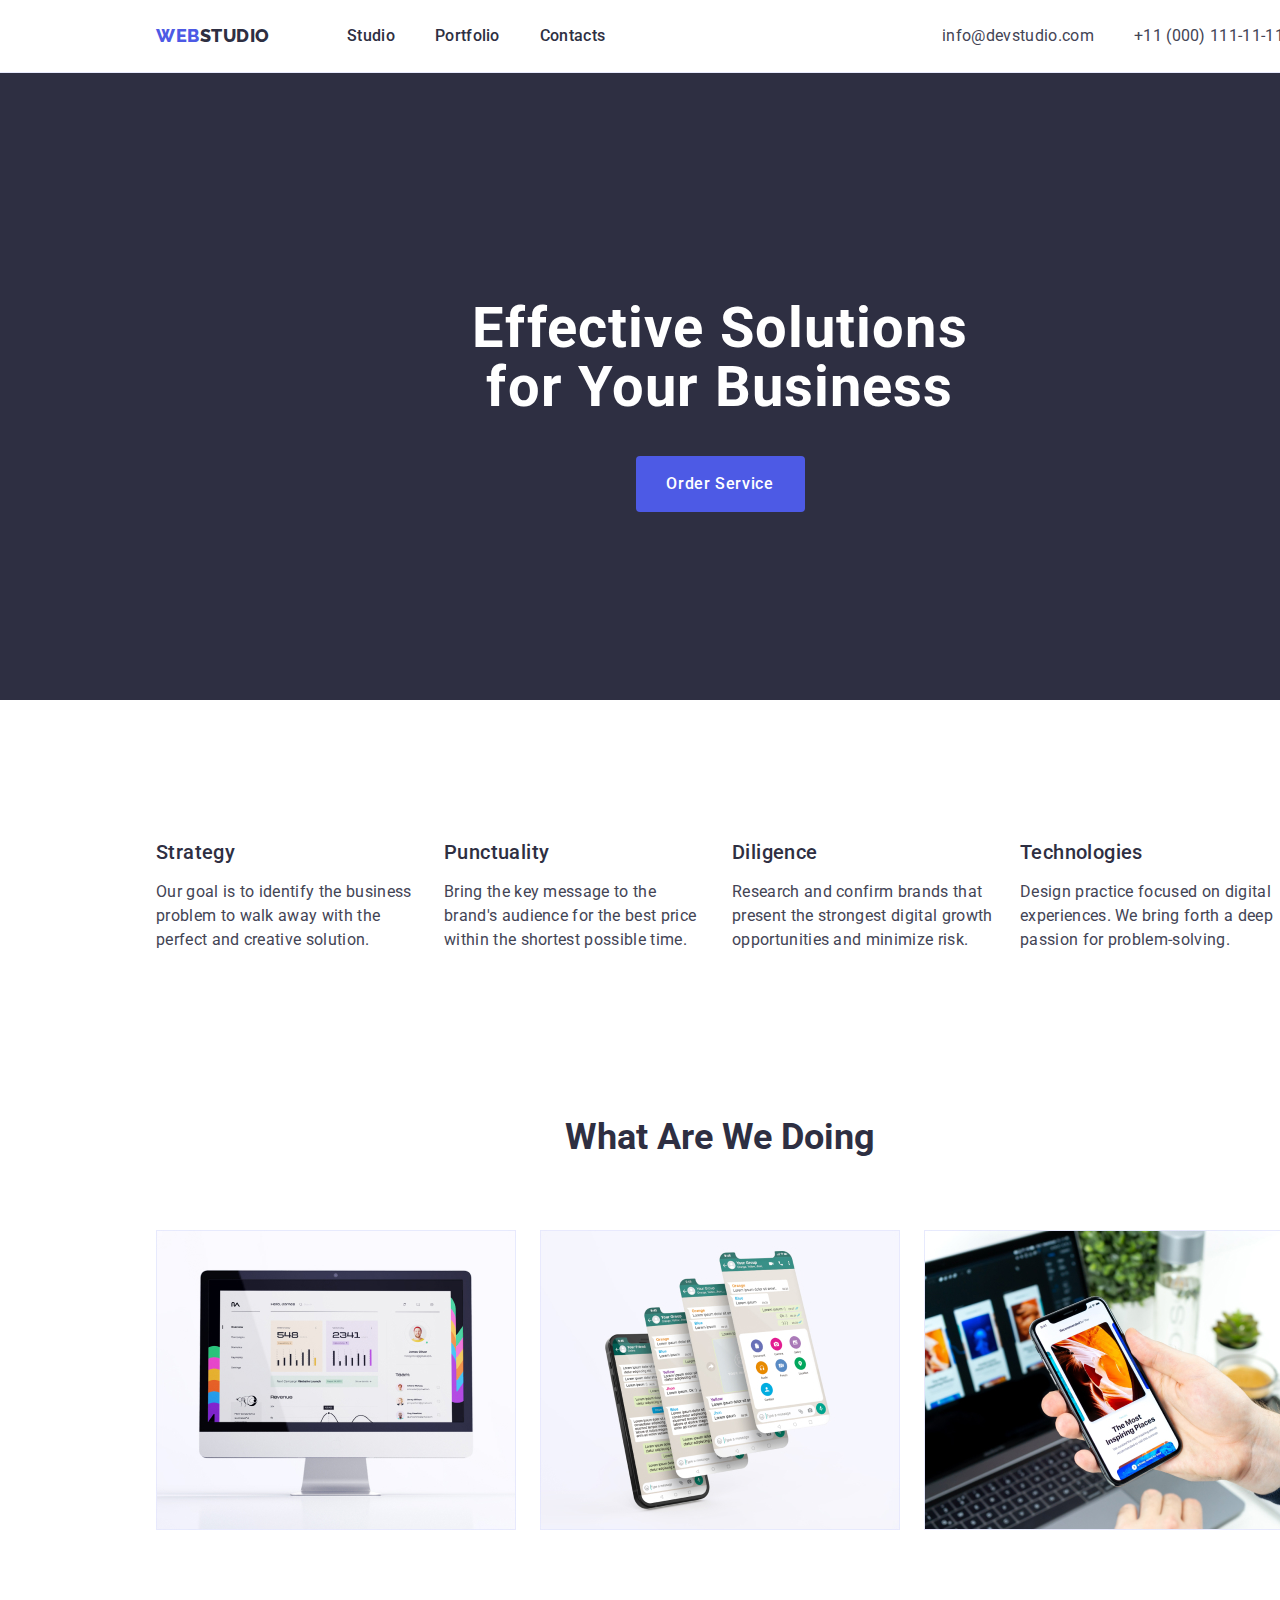
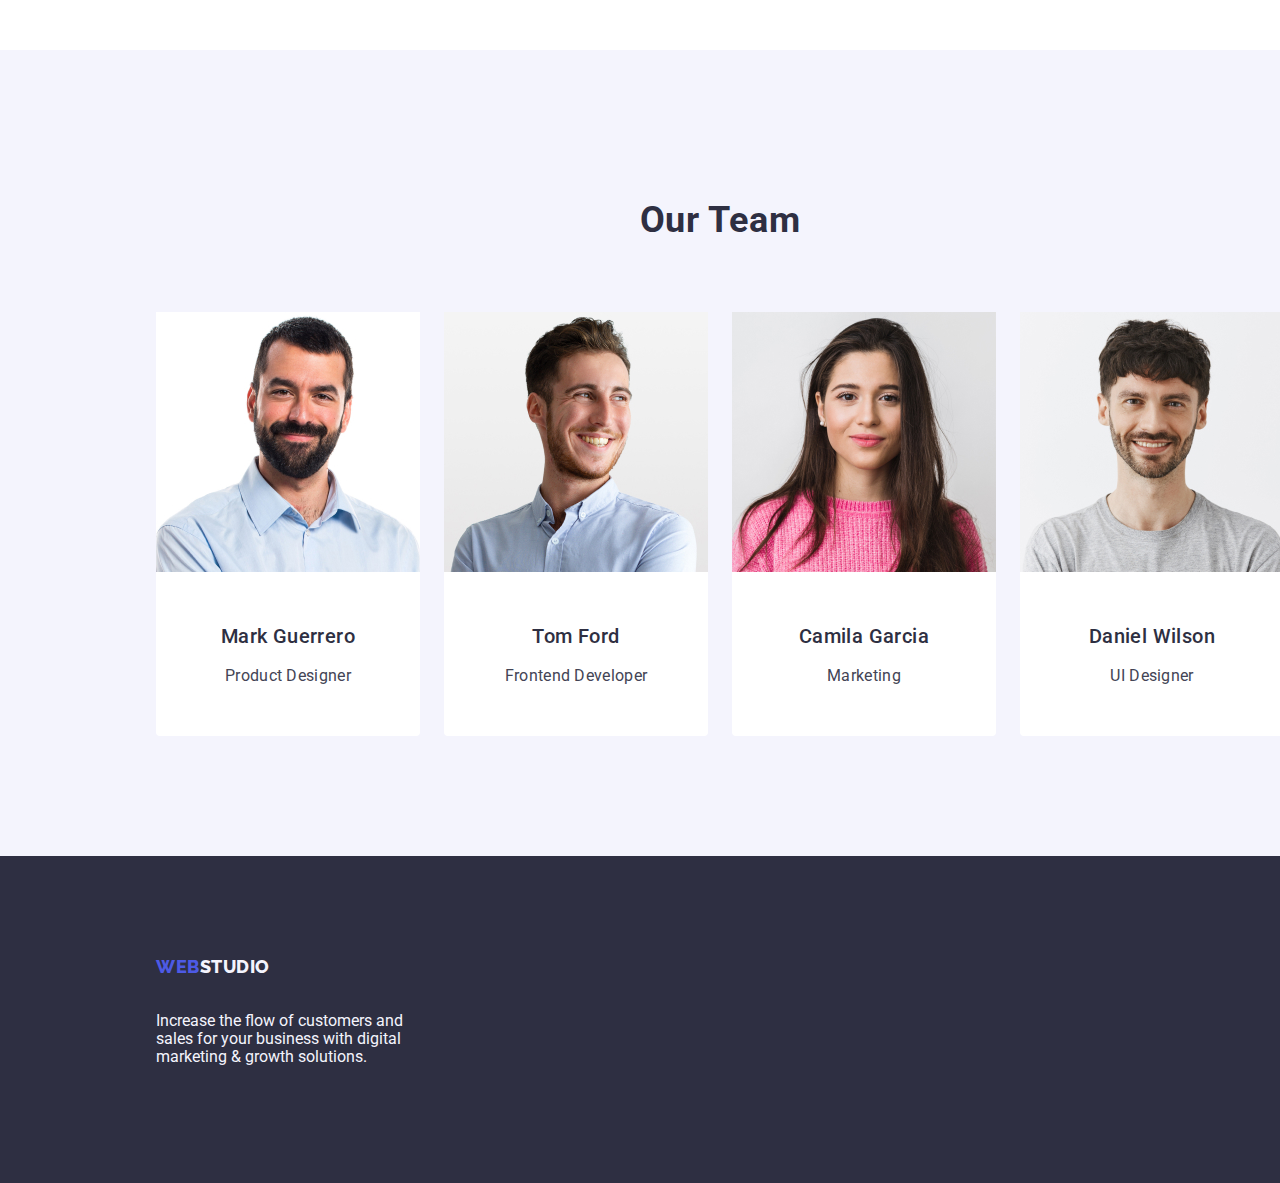
<file: index.html>
<!DOCTYPE html>
<html lang="en">
<head>
    <meta charset="UTF-8">
    <meta http-equiv="X-UA-Compatible" content="IE=edge">
    <meta name="viewport" content="width=device-width, initial-scale=1.0">
    <title>Document</title>
    <link rel="stylesheet" href="./css/modern-normalize.min.css">
    <link rel="stylesheet" href="./css/style.css">
    

    <link rel="preconnect" href="https://fonts.googleapis.com">
    <link rel="preconnect" href="https://fonts.gstatic.com" crossorigin>
    <link href="https://fonts.googleapis.com/css2?family=Roboto:wght@400;500;700;900&display=swap" rel="stylesheet">
    <link rel="preconnect" href="https://fonts.googleapis.com">
    <link rel="preconnect" href="https://fonts.gstatic.com" crossorigin>
    <link href="https://fonts.googleapis.com/css2?family=Raleway:wght@800&family=Roboto:wght@400;500;700;900&display=swap" rel="stylesheet">
</head>
<body class="index-body">
    <header class="header-index">
        <div class="header-div container"> 
            <nav class="index-header-nav">
                <a href="./index.html" class="logo link">Web<span class="logo-span">Studio</span></a>
                <ul class="list header-nav-list">
                    <li class="header-list-one"><a href="./index.html" class="link header-list">Studio</a></li>
                    <li class="header-list-one"><a href="./portfolio.html" class="link header-list">Portfolio</a></li>
                    <li class="header-list-one"><a href="" class="link header-list">Contacts</a></li>
                </ul>
            </nav>
            <address class="header-adress">
                <ul class="list header-address-list">
                    <li class="adress-one link"><a href="mailto:info@devstudio.com" class="address-list link" >info@devstudio.com</a></li>
                    <li class="adress-one link"><a href="tel:+110001111111" class="address-list link">+11 (000) 111-11-11</a></li>
                </ul>
            </address>
        </div> 
    </header>
    <main>
        <section class="section">
            <div class="container">
                <h1 class="section-h">Effective Solutions for Your Business</h1>
                <button type="button" class="section-button">Order Service</button>
            </div>
        </section>
        <section class="sec-two">
            <div class="container">
                <h2 class="visually-hidden">features</h2>
                <ul class="list sec-two-list">
                    <li class="sec-two-list-li">
                        <h3 class="section-two-list-h">Strategy</h3>
                        <p class="section-two-list-p">Our goal is to identify the business
                        problem to walk away with the perfect and creative solution.</p>
                    </li>
                    <li class="sec-two-list-li">
                        <h3 class="section-two-list-h">Punctuality</h3>
                        <p class="section-two-list-p">Bring the key message to the brand's audience for the best price within the shortest possible time.</p>
                    </li>
                    <li class="sec-two-list-li">
                        <h3 class="section-two-list-h">Diligence</h3>
                        <p class="section-two-list-p">Research and confirm brands that present the strongest digital growth opportunities and minimize risk.</p>
                    </li>
                    <li class="sec-two-list-li">
                        <h3 class="section-two-list-h">Technologies</h3>
                        <p class="section-two-list-p">Design practice focused on digital experiences. We bring forth a deep passion for problem-solving.</p>
                    </li>
                </ul>
            </div>
        </section>
        <section class="sec-three">
            <div class="container">
                <h2 class="section-three-h">What are we doing</h2>
                <ul class="list sec-three-list">
                    <li class="sec-three-list-li"><img src="./images/image1.jpg" alt="Pc" width = 360></li>
                    <li class="sec-three-list-li"><img src="./images/image2.jpg" alt="Mail" width = 360></li>
                    <li class="sec-three-list-li"><img src="./images/image3.jpg" alt="Web" width = 360></li>
                </ul>
            </div>
        </section>
        <section class="section-four">
            <div class="container">
            <h2 class="section-three hhhh">Our Team</h2>
                <ul class="list sec-four-list">
                    <li class="section-fout-list-one">
                        <img src="./images/Mark.jpg" alt="Mark" width = 264>
                        <div class="sec-four-worker">
                            <h3 class="section-two-list-h section-four-list-h-three">Mark Guerrero</h3>
                            <p class="section-two-list-p section-four-list-p">Product Designer</p>
                        </div>
                    </li>
                    <li class="section-fout-list-one">
                        <img src="./images/Tom.jpg" alt="Tom" width = 264>
                        <div class="sec-four-worker">
                            <h3 class="section-two-list-h section-four-list-h-three">Tom Ford</h3>
                            <p class="section-two-list-p section-four-list-p">Frontend Developer</p>
                        </div>
                    </li>
                    <li class="section-fout-list-one">
                        <img src="./images/Camilla.jpg" alt="Camilla" width = 264>
                        <div class="sec-four-worker">
                            <h3 class="section-two-list-h section-four-list-h-three">Camila Garcia</h3>
                            <p class="section-two-list-p section-four-list-p">Marketing</p>
                        </div>
                    </li>
                    <li class="section-fout-list-one">
                        <img src="./images/Daniel.jpg" alt="Daniel" width = 264>
                        <div class="sec-four-worker">
                            <h3 class="section-two-list-h section-four-list-h-three">Daniel Wilson</h3>
                            <p class="section-two-list-p section-four-list-p">UI Designer</p>
                        </div>
                    </li>
                </ul>
            </div>
        </section>
    </main>
    <footer class="index-footer">
        <div class="container">
            <a href="./index.html" class="logo link one-footer-index">Web<span class="logo-span-two">Studio</span></a>
            <p class="footer-p">Increase the flow of customers and sales for your business with digital marketing & growth solutions.</p>
        </div>
    </footer>
</body>
</html>
</file>
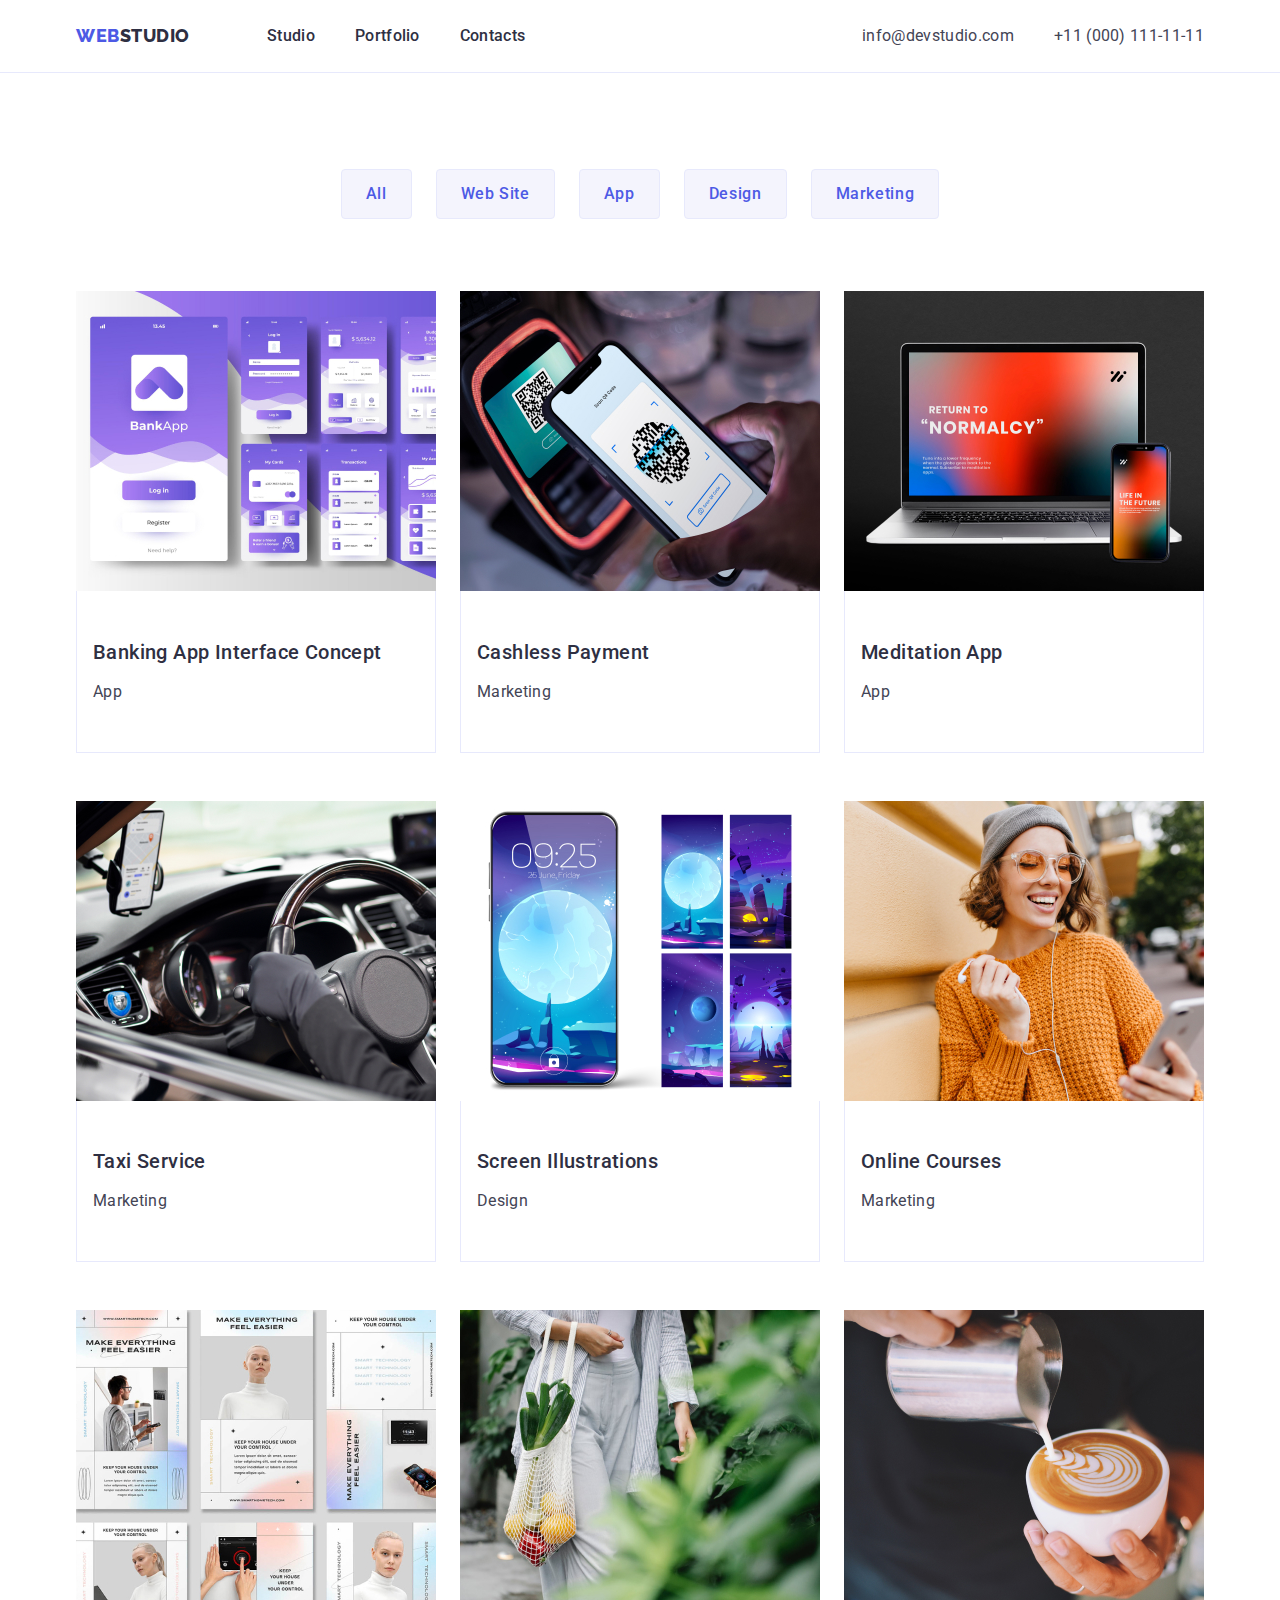
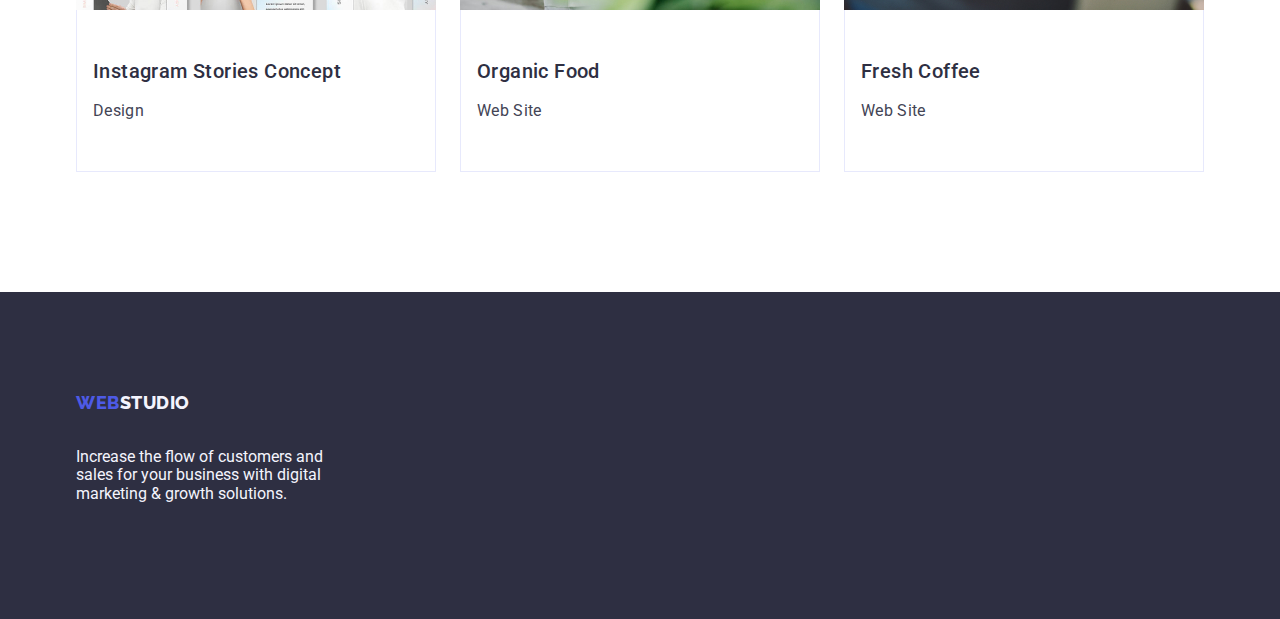
<file: portfolio.html>
<!DOCTYPE html>
<html lang="en">
<head>
    <meta charset="UTF-8">
    <meta http-equiv="X-UA-Compatible" content="IE=edge">
    <meta name="viewport" content="width=device-width, initial-scale=1.0">
    <title>Document</title>
    <link rel="stylesheet" href="./css/modern-normalize.min.css">
    <link rel="stylesheet" href="./css/style.css">
    
    <link rel="preconnect" href="https://fonts.googleapis.com">
    <link rel="preconnect" href="https://fonts.gstatic.com" crossorigin>
    <link href="https://fonts.googleapis.com/css2?family=Roboto:wght@400;500;700;900&display=swap" rel="stylesheet">
    <link rel="preconnect" href="https://fonts.googleapis.com">
    <link rel="preconnect" href="https://fonts.gstatic.com" crossorigin>
    <link href="https://fonts.googleapis.com/css2?family=Raleway:wght@800&family=Roboto:wght@400;500;700;900&display=swap" rel="stylesheet">
</head>
<body>
    <header class="header-index">
        <div class="header-div container"> 
            <nav class="index-header-nav">
                <a href="./index.html" class="logo link">Web<span class="logo-span">Studio</span></a>
                <ul class="list header-nav-list">
                    <li class="header-list-one"><a href="./index.html" class="link header-list">Studio</a></li>
                    <li class="header-list-one"><a href="./portfolio.html" class="link header-list">Portfolio</a></li>
                    <li class="header-list-one"><a href="" class="link header-list">Contacts</a></li>
                </ul>
            </nav>
            <address class="header-adress">
                <ul class="list header-address-list">
                    <li class="adress-one link"><a href="mailto:info@devstudio.com" class="address-list link" >info@devstudio.com</a></li>
                    <li class="adress-one link"><a href="tel:+110001111111" class="address-list link">+11 (000) 111-11-11</a></li>
                </ul>
            </address>
        </div> 
    </header>
    <main>
        <section class="portfolio-main-sec">
            <div class="container">
                <h1 class="visually-hidden">All</h1>
                <ul class="section-one-button-list list">   
                    <li><button type="button" class="sec-one-btn-one">All</button></li>
                    <li><button type="button" class="sec-one-btn-one">Web Site</button></li>
                    <li><button type="button" class="sec-one-btn-one">App</button></li>
                    <li><button type="button" class="sec-one-btn-one">Design</button></li>
                    <li><button type="button" class="sec-one-btn-one">Marketing</button></li>
                </ul>
                <ul class="list portfolio-list-two">
                    <li class="portfolio-list-two-li">
                        <a href="" class="link">
                            <img src="./images/banking-app.jpg" alt="banking-app" width="360">
                            <div class="portfolio-a-list-two">
                                <h2 class="sec-h">Banking App Interface Concept</h2>
                                <p class="sec-p">App</p>
                            </div>
                        </a>
                    </li>
                    <li class="portfolio-list-two-li">
                        <a href="" class="link">
                            <img src="./images/cashless-payment.jpg" alt="cashless-payment" width="360">
                            <div class="portfolio-a-list-two">
                                <h2 class="sec-h">Cashless Payment</h2>
                                <p class="sec-p">Marketing</p>
                            </div>
                        </a>
                    </li>
                    <li class="portfolio-list-two-li">
                        <a href="" class="link">
                            <img src="./images/meditation-app.jpg" alt="meditation-app" width="360">
                            <div class="portfolio-a-list-two">
                                <h2 class="sec-h">Meditation App</h2>
                                <p class="sec-p">App</p>
                            </div>
                        </a>
                    </li>
                    <li class="portfolio-list-two-li">
                        <a href="" class="link">
                            <img src="./images/taxi-service.jpg" alt="taxi-service" width="360">
                            <div class="portfolio-a-list-two">
                                <h2 class="sec-h">Taxi Service</h2>
                                <p class="sec-p">Marketing</p>
                            </div>
                        </a>
                    </li>
                    <li class="portfolio-list-two-li">
                        <a href="" class="link">
                            <img src="./images/screen-illustrations.jpg" alt="screen-illustrations" width="360">
                            <div class="portfolio-a-list-two">
                                <h2 class="sec-h">Screen Illustrations</h2>
                                <p class="sec-p">Design</p>
                            </div>
                        </a>
                    </li>
                    <li class="portfolio-list-two-li">
                        <a href="" class="link">
                            <img src="./images/online-courses.jpg" alt="online-courses" width="360">
                            <div class="portfolio-a-list-two">
                                <h2 class="sec-h">Online Courses</h2>
                                <p class="sec-p">Marketing</p>
                            </div>
                        </a>
                    </li>
                    <li class="portfolio-list-two-li">
                        <a href="" class="link">
                            <img src="./images/instagram-stories.jpg" alt="Instagram-Stories-Concept" width="360">
                            <div class="portfolio-a-list-two">
                                <h2 class="sec-h">Instagram Stories Concept</h2>
                                <p class="sec-p">Design</p>
                            </div>
                        </a>
                    </li>
                    <li class="portfolio-list-two-li">
                        <a href="" class="link">
                            <img src="./images/prganic-food.jpg" alt="organic-food" width="360">
                            <div class="portfolio-a-list-two">
                                <h2 class="sec-h">Organic Food</h2>
                                <p class="sec-p">Web Site</p>
                            </div>
                        </a>
                    </li>
                    <li class="portfolio-list-two-li">
                        <a href="" class="link">
                            <img src="./images/fresh-coffe.jpg" alt="fresh-coffe" width="360">
                            <div class="portfolio-a-list-two">
                                <h2 class="sec-h">Fresh Coffee</h2>
                                <p class="sec-p">Web Site</p>
                            </div>
                        </a>
                    </li>
                </ul>
            </div>
        </section>
    </main>
    <footer class="index-footer">
        <div class="container">
            <a href="./index.html" class="logo link one-footer-index">Web<span class="logo-span-two">Studio</span></a>
            <p class="footer-p">Increase the flow of customers and sales for your business with digital marketing & growth solutions.</p>
        </div>
    </footer>
</body>
</html>
</file>
<file: css/style.css>
.h1-section{
    visibility: hidden;
}
.index-body{
width: 1440px;
height: 2592px;

background: #FFFFFF;
}

body{
    font-family: 'Roboto', sans-serif;
    color: #434455;
    background-color: #FFFFFF;
}
.photo-list{
    display: flex;
    flex-wrap: wrap;
    column-gap: 24px;
    row-gap: 48px;
}
.photo-list [h3]{
    font-style: normal;
    font-weight: 500;
    font-size: 20px;
}
.photo-list [p]{
    font-style: normal;
    font-weight: 400;
    font-size: 16px;
}

.sec1-btn2{
    width: 116px;
    height: 48px;
    background: #F4F4FD;
    border: 1px solid #E7E9FC;
    border-radius: 4px;
}

.sec-one-btn-one{
    font-family: 'Roboto', sans-serif;
    font-weight: 500;
    font-size: 16px;
    line-height: 1.5;
    letter-spacing: 0.04em;
    color: #4d5ae5;
    cursor: pointer;
    background-color: #F4F4FD;

    padding: 12px 24px;
    border: 1px solid #e7e9fc;
    border-radius: 4px;
}
.sec1-btn3{
    background: #F4F4FD;
    border: 1px solid #E7E9FC;
    border-radius: 4px;
    width: 78px;
    height: 48px;
}
.sec1-btn4{
    width: 101px;
    height: 48px;
    background: #F4F4FD;

    border: 1px solid #E7E9FC;
    border-radius: 4px;
}
.sec1-btn5{
    width: 126px;
    height: 48px;
    background: #F4F4FD;

    border: 1px solid #E7E9FC;
    border-radius: 4px;
}
.sec-one-btn-one:hover,
.sec-one-btn-one:focus{
    color: #FFFFFF;
    background-color: #404BBF;
    border: 1px solid transparent;
    border: 1px solid transparent;
}
.sec1-btn2:hover{
    background-color: #404BBF;
}
.sec1-btn3:hover{
    background-color: #404BBF;
}
.sec1-btn4:hover{
    background-color: #404BBF;
}
.sec1-btn5:hover{
    background-color: #404BBF;
}
.mail{
    font-family: 'Roboto';
    font-style: normal;
    font-weight: 400;
    font-size: 16px;
    line-height: 24px;
    letter-spacing: 0.02em;
    color: #434455;
}
.mail:hover,
.mail:focus{
    color: #404BBF;
}

.logo{
    font-family: 'Raleway', sans-serif;
    font-weight: 800;
    font-size: 18px;
    line-height: 1.17;
    letter-spacing: 0.03em;
    text-transform: uppercase;
    color: #4d5ae5;

    display: flex;
    flex-direction: row;
    align-items: center;
    padding: 0px;
    margin-right: 76px;
    width: 115px;
    height: 24px;
    left: 156px;
    top: 24px;
}

.link{
    text-decoration: none;
}

.logo-span{
    color: #2e2f42;
}

.list{
    list-style: none;
    margin: 0;
    padding: 0;
}

.header-list-one{
    font-weight: 500;
    letter-spacing: 0.02em;
    font-size: 16px;
    line-height: 1.5;
    font-size: 16px;
    padding: 24px 0;
}

.header-list:focus,
.header-list:hover{
    color: #404bbf;
}

.header-adress{
    font-style: normal;
    margin-left: auto;
}
.header-address-list{
    display: flex;
    gap: 40px;
}

.header-list{
    font-weight: 500;
    font-size: 16px;
    line-height: 1.5;
    letter-spacing: 0.02em;
    color: #2e2f42;
    padding: 24px 0;
}
.adress-one{
    line-height: 1.5;
    letter-spacing: 0.02em;
}

.address-list{
    letter-spacing: 0.02em;
    font-size: 16px;
    line-height: 1.5;
    color: #434455;
    padding-top: 24px;
    padding-bottom: 24px;
    display: block;
}
.address-list:hover,
.address-list:focus{
    color: #404bbf;
}
.section{
    background-color: #2e2f42;
    padding: 188px 0;
}
.section-h{
    font-size: 56px;
    line-height: 1.07;
    text-align: center;
    letter-spacing: 0.02em;
    color: #ffffff;
    max-width: 496px;
    margin-left: auto;
    margin-right: auto;
}
.section-button{
    background-color: #4D5AE5;
    font-family: 'Roboto', sans-serif;
    font-weight: 500;
    font-size: 16px;
    line-height: 1.5;
    letter-spacing: 0.04em;
    color: #ffffff;
    
    display: block;
    min-width: 169px;
    height: 56px;
    border: none;
    border-radius: 4px;
    cursor: pointer;
    margin-left: auto;
    margin-right: auto;
}
.section-button:hover,
.section-button:focus{
    background-color: #404BBF;
    cursor: pointer;
}
.section-two-list-h{
    font-weight: 500;
    font-size: 20px;
    line-height: 1.2;
    letter-spacing: 0.02em;
    color: #2e2f42;
    margin-bottom: 8px;
}
.section-two-list-p{
    line-height: 1.5;
    letter-spacing: 0.02em
}
.visually-hidden {
    position: absolute;
    width: 1px;
    height: 1px;
    margin: -1px;
    border: 0;
    padding: 0;
    white-space: nowrap;
    clip-path: inset(100%);
    clip: rect(0 0 0 0);
    overflow: hidden;
}
.section-three{
    font-family: 'Roboto';
    font-style: normal;
    font-weight: 700;
    font-size: 36px;
    line-height: 40px;
    color: #2E2F42;

    text-align: center;
    letter-spacing: 0.02em;
}
.section-three-h{
    font-size: 36px;
    line-height: 1.11;
    text-align: center;
    text-transform: capitalize;
    color: #2e2f42;
    margin-bottom: 72px;
}
.section-four{
    background-color: #F4F4FD;

}
.section-fout-list-one{
    background-color: #FFFFFF;
}
.section-two-list-p{
    font-size: 16px;
    line-height: 1.5;
    letter-spacing: 0.02em;
}
.hhhh{
    letter-spacing: 0.02em;
    margin-bottom: 72px;
}
.index-footer{
    background-color: #2e2f42;
    padding: 100px 0;
}
.logo-span-two{
    color:#f4f4fd;
}
.address-two{
    font-style: normal;

}
.sec-h{
    font-weight: 500;
    font-size: 20px;
    line-height: 1.2;
    letter-spacing: 0.02em;
    color: #2e2f42;
    max-width: 496px;
    margin-bottom: 8px;
}
.sec-p{
    font-size: 16px;
    line-height: 1.5;
    letter-spacing: 0.02em;
    color: #434455;
}
.portfolio-footer{
    background-color: #2e2f42;
}
.header-index{
    border-bottom: 1px solid #E7E9FC;
    background: #FFFFFF;
}

img{
    display: block;
}
.header-div{
    width: 1440px;
    height: 72px;
    left: 0px;
    top: 0px;  
    box-sizing: border-box;
    display: flex;
}
.container{
    width: 1158px;
    margin: 0 auto;
    padding: 0 15px;

}
.index-header-nav{
    display: flex;
    align-items: center;
}
.header-nav-list{
    display: flex;
    padding: 24px 0;
    gap: 40px;
}

.sec-two{
    padding: 120px 0;
}
.sec-two-list{
    display: flex;
    gap: 24px;
}
.sec-two-list-li{
    flex-basis: calc((100% - 3 * 24px) / 4);
}
.sec-three{
    padding-bottom: 120px;
}
.sec-three-list{
    display: flex;
    gap: 24px;
}
.sec-three-list-li{
    flex-basis: calc((100% - 3 * 16px) / 3);
}
.sec-four-list{
    display: flex;
    gap: 24px;
}
.section-fout-list-one{
    border-radius: 0px 0px 4px 4px;
    flex-basis: calc((100% - 72px) / 4);
}
.sec-four-worker{
    padding: 32px 16px;
}
.section-four{
    padding: 120px 0;
}
.section-four-list-h-three{
    text-align: center;
    margin-bottom: 8px;
}
.section-four-list-p{
    text-align: center;
}
.one-footer-index{
    margin-bottom: 16px;
    display: inline-block;
}
.footer-p{
    max-width: 264px;
    color: #f4f4fd;
}
.header-portfolio{
    border-bottom: 1px solid #e7e9fc;
}
.header-div-portfolio{
    display: flex;
}
.header-nav-list-portfolio{
    display: flex;
    align-items: center;
}
.menu-portfolio{
    display: flex;
    gap: 40px;
}
.portfolio-main-sec{
    padding: 96px 0 120px;
}
.section-one-button-list{
    display: flex;
    justify-content: center;
    gap: 24px;
    margin-bottom: 72px;
}
.portfolio-list-two{
    display: flex;
    flex-wrap: wrap;
    column-gap: 24px;
    row-gap: 48px;
}
.portfolio-list-two-li{
    width: calc((100% - 48px) / 3);
}
.portfolio-a-list-two{
    padding: 32px 16px;
    border: 1px solid #e7e9fc;
    border-top: none;
}
</file>
